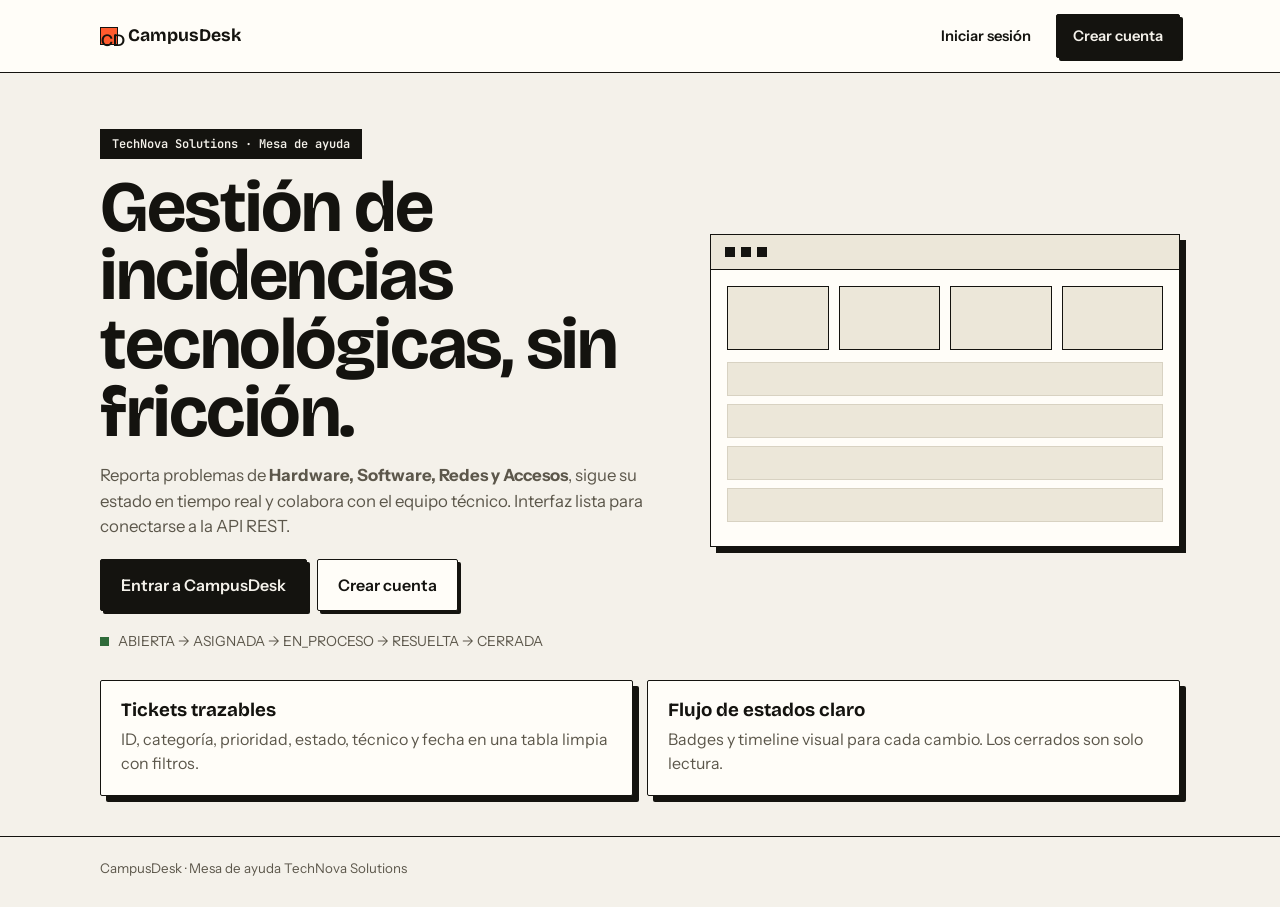
<file: frontend/index.html>
<!DOCTYPE html>
<html lang="es">
<head>
  <meta charset="UTF-8" />
  <meta name="viewport" content="width=device-width, initial-scale=1.0" />
  <title>CampusDesk — Plataforma de soporte tecnológico</title>
  <meta name="description" content="CampusDesk: gestión de incidencias tecnológicas. Hardware, Software, Redes, Accesos y más." />
  <link rel="preconnect" href="https://fonts.googleapis.com" />
  <link rel="preconnect" href="https://fonts.gstatic.com" crossorigin />
  <link href="https://fonts.googleapis.com/css2?family=Bricolage+Grotesque:opsz,wght@12..96,600;12..96,700&family=Instrument+Sans:wght@400;600&family=JetBrains+Mono:wght@400;600&display=swap" rel="stylesheet" />
  <link rel="stylesheet" href="css/tokens.css" />
  <link rel="stylesheet" href="css/global.css" />
  <link rel="icon" href="assets/icons/favicon.svg" type="image/svg+xml" />
</head>
<body class="landing">
  <header class="landing-nav">
    <div class="container landing-nav-inner">
      <a class="brand" href="index.html" aria-label="CampusDesk inicio">
        <span class="brand-mark" aria-hidden="true">CD</span>
        <span class="brand-text">Campus<b>Desk</b></span>
      </a>
      <nav class="landing-links">
        <a href="pages/login.html" class="btn btn-ghost">Iniciar sesión</a>
        <a href="pages/registro.html" class="btn btn-primary">Crear cuenta</a>
      </nav>
    </div>
  </header>

  <main class="container landing-hero">
    <div class="hero-copy">
      <span class="pill">TechNova Solutions · Mesa de ayuda</span>
      <h1>Gestión de incidencias tecnológicas, sin fricción.</h1>
      <p class="lead">Reporta problemas de <strong>Hardware, Software, Redes y Accesos</strong>, sigue su estado en tiempo real y colabora con el equipo técnico. Interfaz lista para conectarse a la API REST.</p>
      <div class="hero-actions">
        <a href="pages/login.html" class="btn btn-primary btn-lg">Entrar a CampusDesk</a>
        <a href="pages/registro.html" class="btn btn-secondary btn-lg">Crear cuenta</a>
      </div>
      <ul class="hero-meta">
        <li><span class="dot dot-green"></span> ABIERTA → ASIGNADA → EN_PROCESO → RESUELTA → CERRADA</li>
      </ul>
    </div>
    <div class="hero-panel" aria-hidden="true">
      <div class="mock-window">
        <div class="mock-bar"><i></i><i></i><i></i></div>
        <div class="mock-body">
          <div class="mock-stats">
            <div></div><div></div><div></div><div></div>
          </div>
          <div class="mock-rows">
            <div></div><div></div><div></div><div></div>
          </div>
        </div>
      </div>
    </div>
  </main>

  <section class="container landing-grid">
    <article class="card"><h3>Tickets trazables</h3><p>ID, categoría, prioridad, estado, técnico y fecha en una tabla limpia con filtros.</p></article>
    <article class="card"><h3>Flujo de estados claro</h3><p>Badges y timeline visual para cada cambio. Los cerrados son solo lectura.</p></article>
  </section>

  <footer class="landing-footer">
    <div class="container">
      <small>CampusDesk · Mesa de ayuda TechNova Solutions</small>
    </div>
  </footer>

  <script src="js/config.js?v=5"></script>
  <script src="js/ui.js?v=5"></script>
</body>
</html>
</file>
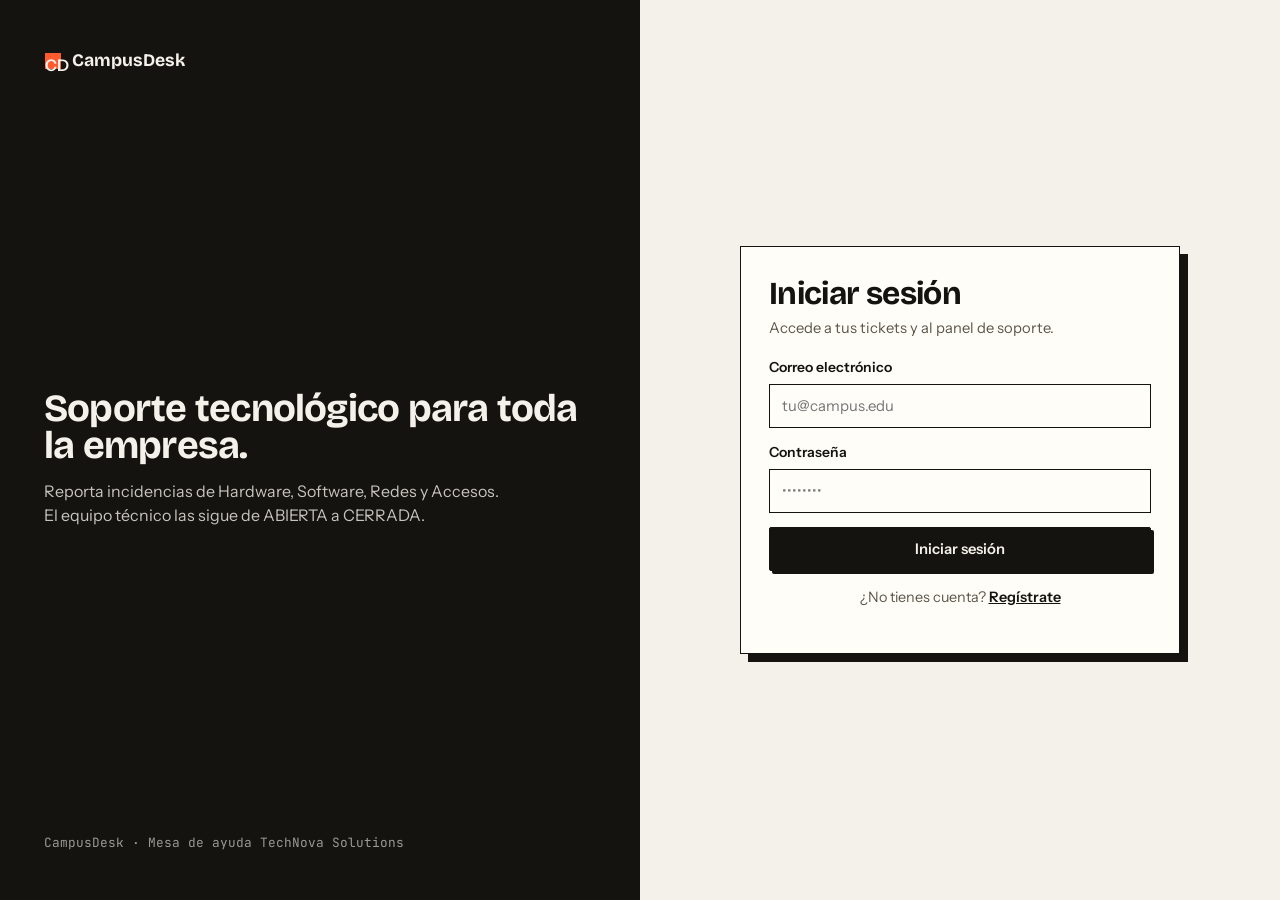
<file: frontend/pages/administracion.html>
<!DOCTYPE html>
<html lang="es">
<head>
  <meta charset="UTF-8" />
  <meta name="viewport" content="width=device-width, initial-scale=1.0" />
  <title>CampusDesk · Administración</title>
  <link rel="preconnect" href="https://fonts.googleapis.com" />
  <link rel="preconnect" href="https://fonts.gstatic.com" crossorigin />
  <link href="https://fonts.googleapis.com/css2?family=Bricolage+Grotesque:opsz,wght@12..96,600;12..96,700&family=Instrument+Sans:wght@400;600&family=JetBrains+Mono:wght@400;600&display=swap" rel="stylesheet" />
  <link rel="stylesheet" href="../css/tokens.css" />
  <link rel="stylesheet" href="../css/global.css" />
  <link rel="stylesheet" href="../css/admin.css" />
  <link rel="icon" href="../assets/icons/favicon.svg" type="image/svg+xml" />
</head>
<body>
<div class="app">
  <aside class="sidebar" id="sidebar">
    <div class="sidebar-top"><a class="brand" href="../index.html"><span class="brand-mark">CD</span><span class="brand-text">Campus<b>Desk</b></span></a></div>
    <nav aria-label="Principal">
      <div class="nav-label">Principal</div>
      <a class="nav-link" href="dashboard.html"><span class="ico">◧</span> Dashboard</a>
      <a class="nav-link" href="tickets.html"><span class="ico">▤</span> Todos los tickets</a>
      <div class="nav-label">Gestión</div>
      <a class="nav-link" href="administracion.html"><span class="ico">⚙</span> Administración</a>
      <div class="nav-label">Sesión</div>
      <a class="nav-link" href="login.html"><span class="ico">⏻</span> Cerrar sesión</a>
    </nav>
    <div class="sidebar-foot"><span class="role-chip">Rol: <b data-role-chip style="margin-left:4px">USER</b></span>
      <div class="user-mini"><div class="avatar" data-session-avatar>D</div><div><b data-session-name>—</b><small data-session-email></small></div></div>
    </div>
  </aside>

  <div class="main">
    <header class="topbar">
      <button id="menuBtn" class="btn btn-secondary btn-sm menu-btn" aria-label="Abrir menú" aria-expanded="false" aria-controls="sidebar">☰</button>
      <span class="topbar-title">Administración</span>
      <span class="topbar-spacer"></span>
    </header>

    <main class="content">
      <div class="page-head"><div><p class="page-date" data-page-date></p><h1>Panel administrativo</h1><p>Consulta tickets, técnicos y usuarios. Asigna y reasigna técnicos.</p></div></div>

      <div class="admin-grid">
        <div class="card"><small class="muted">TICKETS TOTALES</small><h2 style="margin:4px 0" id="countTickets">—</h2><span class="muted">en BD</span></div>
        <div class="card"><small class="muted">TÉCNICOS</small><h2 style="margin:4px 0" id="countTechs">—</h2><span class="muted">en BD</span></div>
        <div class="card"><small class="muted">USUARIOS</small><h2 style="margin:4px 0" id="countUsers">—</h2><span class="muted">en BD</span></div>
      </div>

      <div id="adminAlert" class="alert" role="alert" style="margin-bottom:14px"></div>

      <div class="tabs" role="tablist" aria-label="Secciones de administración">
        <button class="tab-btn active" role="tab" id="tabbtn-tickets" aria-selected="true" aria-controls="tab-tickets" data-tab="tickets">Tickets</button>
        <button class="tab-btn" role="tab" id="tabbtn-tecnicos" aria-selected="false" aria-controls="tab-tecnicos" data-tab="tecnicos" tabindex="-1">Técnicos</button>
        <button class="tab-btn" role="tab" id="tabbtn-asignar" aria-selected="false" aria-controls="tab-asignar" data-tab="asignar" tabindex="-1">Asignaciones</button>
        <button class="tab-btn" role="tab" id="tabbtn-usuarios" aria-selected="false" aria-controls="tab-usuarios" data-tab="usuarios" tabindex="-1">Usuarios</button>
        <button class="tab-btn" role="tab" id="tabbtn-stats" aria-selected="false" aria-controls="tab-stats" data-tab="stats" tabindex="-1">Estadísticas</button>
      </div>

      <section id="tab-tickets" class="tab-panel active" role="tabpanel" aria-labelledby="tabbtn-tickets" tabindex="0">
        <div class="ticket-list" id="adminTicketsBody" aria-live="polite"></div>
      </section>

      <section id="tab-tecnicos" class="tab-panel" role="tabpanel" aria-labelledby="tabbtn-tecnicos" tabindex="0" hidden>
        <div class="table-wrap"><table>
          <thead><tr><th>Nombre</th><th>Correo</th><th>Rol</th></tr></thead>
          <tbody id="techBody"></tbody>
        </table></div>
      </section>

      <section id="tab-asignar" class="tab-panel" role="tabpanel" aria-labelledby="tabbtn-asignar" tabindex="0" hidden>
        <div class="card">
          <h3 style="margin-top:0">Asignar / reasignar técnico</h3>
          <div id="assignAlert" class="alert" role="alert" style="margin-bottom:12px"></div>
          <form id="assignForm" class="form">
            <div class="assign-row">
              <div class="field"><label for="assignTicket">Ticket</label><select id="assignTicket" aria-describedby="assignAlert"></select></div>
              <div class="field"><label for="assignTech">Técnico</label><select id="assignTech" aria-describedby="assignAlert"></select></div>
              <div><button id="assignBtn" class="btn btn-primary" type="submit">Asignar</button></div>
            </div>
          </form>
        </div>
      </section>

      <section id="tab-usuarios" class="tab-panel" role="tabpanel" aria-labelledby="tabbtn-usuarios" tabindex="0" hidden>
        <div class="table-wrap"><table>
          <thead><tr><th>Nombre</th><th>Correo</th><th>Rol</th></tr></thead>
          <tbody id="usersBody"></tbody>
        </table></div>
        <p class="muted" style="font-size:.85rem">Los roles los gestiona el backend. El frontend solo los muestra.</p>
      </section>

      <section id="tab-stats" class="tab-panel" role="tabpanel" aria-labelledby="tabbtn-stats" tabindex="0" hidden>
        <div class="card"><h3 style="margin-top:0">Estadísticas</h3>
        <p class="muted" id="adminStatsText">Cargando…</p></div>
      </section>
    </main>
  </div>
</div>

<script src="../js/config.js?v=5"></script>
<script src="../js/api.js?v=5"></script>
<script src="../js/ui.js?v=5"></script>
<script src="../js/admin.js?v=5"></script>
</body>
</html>
</file>
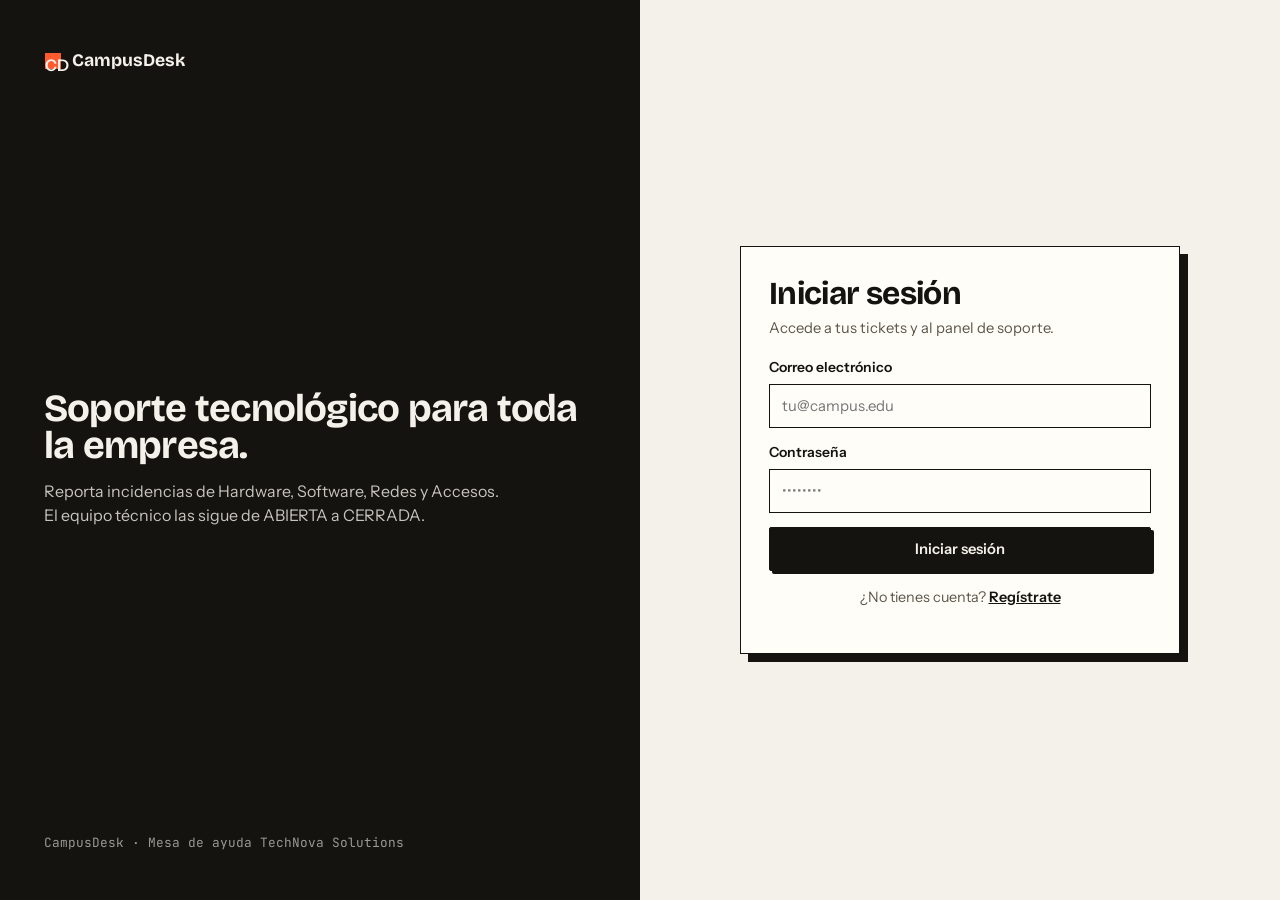
<file: frontend/pages/crear-ticket.html>
<!DOCTYPE html>
<html lang="es">
<head>
  <meta charset="UTF-8" />
  <meta name="viewport" content="width=device-width, initial-scale=1.0" />
  <title>CampusDesk · Crear ticket</title>
  <link rel="preconnect" href="https://fonts.googleapis.com" />
  <link rel="preconnect" href="https://fonts.gstatic.com" crossorigin />
  <link href="https://fonts.googleapis.com/css2?family=Bricolage+Grotesque:opsz,wght@12..96,600;12..96,700&family=Instrument+Sans:wght@400;600&family=JetBrains+Mono:wght@400;600&display=swap" rel="stylesheet" />
  <link rel="stylesheet" href="../css/tokens.css" />
  <link rel="stylesheet" href="../css/global.css" />
  <link rel="stylesheet" href="../css/tickets.css" />
  <link rel="icon" href="../assets/icons/favicon.svg" type="image/svg+xml" />
</head>
<body>
<div class="app">
  <aside class="sidebar" id="sidebar">
    <div class="sidebar-top"><a class="brand" href="../index.html"><span class="brand-mark">CD</span><span class="brand-text">Campus<b>Desk</b></span></a></div>
    <nav aria-label="Principal">
      <div class="nav-label">Principal</div>
      <a class="nav-link" href="dashboard.html"><span class="ico">◧</span> Dashboard</a>
      <a class="nav-link" href="tickets.html"><span class="ico">▤</span> Tickets</a>
      <a class="nav-link" href="crear-ticket.html"><span class="ico">＋</span> Crear ticket</a>
      <div class="nav-label" data-visible-for="ADMIN">Gestión</div>
      <a class="nav-link" href="administracion.html" data-visible-for="ADMIN"><span class="ico">⚙</span> Administración</a>
      <div class="nav-label">Sesión</div>
      <a class="nav-link" href="login.html"><span class="ico">⏻</span> Cerrar sesión</a>
    </nav>
    <div class="sidebar-foot"><span class="role-chip">Rol: <b data-role-chip style="margin-left:4px">USER</b></span></div>
  </aside>

  <div class="main">
    <header class="topbar">
      <button id="menuBtn" class="btn btn-secondary btn-sm menu-btn" aria-label="Abrir menú" aria-expanded="false" aria-controls="sidebar">☰</button>
      <span class="topbar-title">Crear ticket</span>
      <span class="topbar-spacer"></span>
    </header>

    <main class="content" style="max-width:760px">
      <div class="page-head"><div><p class="page-date" data-page-date></p><h1>Nuevo ticket</h1><p>Describe la incidencia. El estado inicial (<b>ABIERTA</b>) lo asigna el backend.</p></div></div>
      <div class="card">
        <div id="createAlert" class="alert" role="alert" style="margin-bottom:14px"></div>
        <form id="createTicketForm" class="form" novalidate>
          <div class="field">
            <label for="ctTitulo">Título</label>
            <input id="ctTitulo" type="text" placeholder="Ej. Portátil no enciende en contabilidad" required aria-describedby="ctTituloError" aria-invalid="false" />
            <small class="field-error" id="ctTituloError">Mínimo 5 caracteres.</small>
          </div>
          <div class="field">
            <label for="ctDescripcion">Descripción</label>
            <textarea id="ctDescripcion" placeholder="Detalla qué ocurre, cuándo empezó y qué probaste…" required aria-describedby="ctDescripcionError" aria-invalid="false"></textarea>
            <small class="field-error" id="ctDescripcionError">Mínimo 10 caracteres.</small>
          </div>
          <div class="form-row">
            <div class="field">
              <label for="ctCategoria">Categoría</label>
              <select id="ctCategoria" required>
                <option>HARDWARE</option><option>SOFTWARE</option><option>REDES</option><option>ACCESOS</option><option>OTROS</option>
              </select>
            </div>
            <div class="field">
              <label for="ctPrioridad">Prioridad</label>
              <select id="ctPrioridad" required>
                <option>BAJA</option><option selected>MEDIA</option><option>ALTA</option><option>CRITICA</option>
              </select>
              <div class="hint">La criticidad la confirma el equipo técnico.</div>
            </div>
          </div>
          <!-- Sin campo de estado por requerimiento -->
          <div class="form-actions">
            <button id="createTicketBtn" class="btn btn-primary" type="submit">Crear ticket</button>
            <button id="cancelTicketBtn" class="btn btn-secondary" type="button">Cancelar</button>
          </div>
        </form>
      </div>
    </main>
  </div>
</div>

<script src="../js/config.js?v=5"></script>
<script src="../js/api.js?v=5"></script>
<script src="../js/ui.js?v=5"></script>
<script src="../js/tickets.js?v=5"></script>
</body>
</html>
</file>
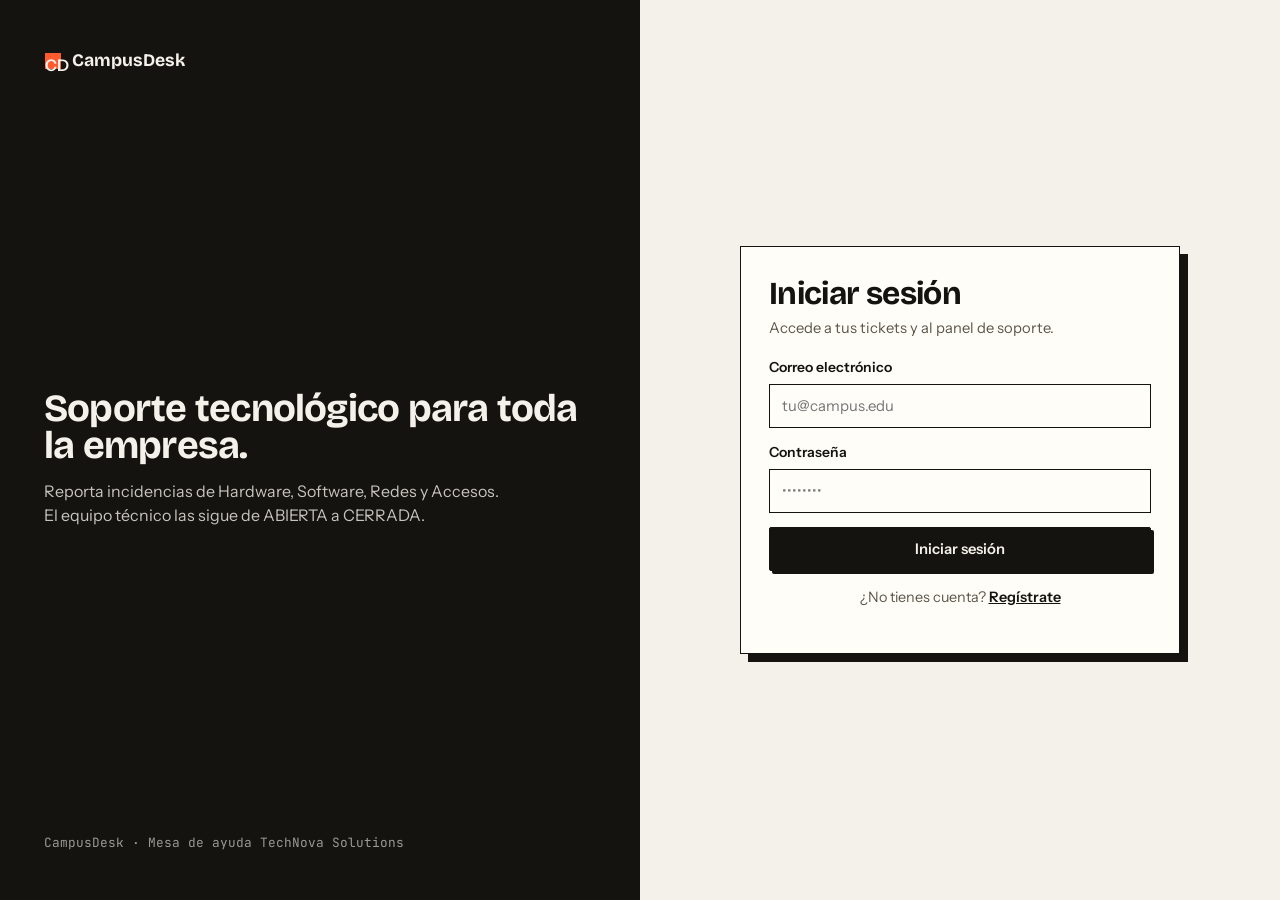
<file: frontend/pages/dashboard.html>
<!DOCTYPE html>
<html lang="es">
<head>
  <meta charset="UTF-8" />
  <meta name="viewport" content="width=device-width, initial-scale=1.0" />
  <title>CampusDesk · Dashboard</title>
  <link rel="preconnect" href="https://fonts.googleapis.com" />
  <link rel="preconnect" href="https://fonts.gstatic.com" crossorigin />
  <link href="https://fonts.googleapis.com/css2?family=Bricolage+Grotesque:opsz,wght@12..96,600;12..96,700&family=Instrument+Sans:wght@400;600&family=JetBrains+Mono:wght@400;600&display=swap" rel="stylesheet" />
  <link rel="stylesheet" href="../css/tokens.css" />
  <link rel="stylesheet" href="../css/global.css" />
  <link rel="stylesheet" href="../css/dashboard.css" />
  <link rel="icon" href="../assets/icons/favicon.svg" type="image/svg+xml" />
</head>
<body>
<div class="app">
  <aside class="sidebar" id="sidebar">
    <div class="sidebar-top">
      <a class="brand" href="../index.html"><span class="brand-mark">CD</span><span class="brand-text">Campus<b>Desk</b></span></a>
    </div>
    <nav aria-label="Principal">
      <div class="nav-label">Principal</div>
      <a class="nav-link" href="dashboard.html"><span class="ico">◧</span> Dashboard</a>
      <a class="nav-link" href="tickets.html" data-visible-for="ALL"><span class="ico">▤</span> <span data-visible-for="USER">Mis tickets</span><span data-visible-for="TECHNICIAN">Tickets asignados</span><span data-visible-for="ADMIN">Todos los tickets</span></a>
      <a class="nav-link" href="crear-ticket.html" data-visible-for="USER,ADMIN"><span class="ico">＋</span> Crear ticket</a>
      <div class="nav-label" data-visible-for="ADMIN">Gestión</div>
      <a class="nav-link" href="administracion.html" data-visible-for="ADMIN"><span class="ico">⚙</span> Administración</a>
      <div class="nav-label">Sesión</div>
      <a class="nav-link" href="login.html"><span class="ico">⏻</span> Cerrar sesión</a>
    </nav>
    <div class="sidebar-foot">
      <span class="role-chip">Rol: <b data-role-chip style="margin-left:4px">USER</b></span>
      <div class="user-mini"><div class="avatar" data-session-avatar>D</div><div><b data-session-name>—</b><small data-session-email></small></div></div>
    </div>
  </aside>

  <div class="main">
    <header class="topbar">
      <button id="menuBtn" class="btn btn-secondary btn-sm menu-btn" aria-label="Abrir menú" aria-expanded="false" aria-controls="sidebar">☰</button>
      <span class="topbar-title">Dashboard</span>
      <span class="topbar-spacer"></span>
      <a class="btn btn-primary btn-sm" href="crear-ticket.html" data-visible-for="USER,ADMIN">＋ Crear ticket</a>
    </header>

    <main class="content">
      <div class="page-head">
        <div><p class="page-date" data-page-date></p><h1>Resumen del sistema</h1><p>Visión general de incidencias por estado.</p></div>
      </div>

      <div id="dashboardAlert" class="alert" role="alert" style="margin-bottom:14px"></div>

      <section class="stats-grid" aria-label="Estadísticas de tickets">
        <div class="stat"><small>Total</small><strong id="statTotal">—</strong><span>Tickets registrados</span></div>
        <div class="stat"><small>Abiertos</small><strong id="statAbiertas">—</strong><span>Estado ABIERTA</span></div>
        <div class="stat"><small>En proceso</small><strong id="statProceso">—</strong><span>Estado EN_PROCESO</span></div>
        <div class="stat"><small>Resueltos</small><strong id="statResueltas">—</strong><span>Estado RESUELTA</span></div>
        <div class="stat"><small>Cerrados</small><strong id="statCerradas">—</strong><span>Estado CERRADA · solo lectura</span></div>
      </section>

      <div class="dashboard-grid">
        <section class="panel">
          <h2>Tickets recientes</h2>
          <div class="ticket-list" id="recentBody" aria-live="polite"><div class="empty">Cargando…</div></div>
          <p style="margin:12px 0 0"><a href="tickets.html">Ver todos los tickets →</a></p>
        </section>
        <section class="panel">
          <h2>Flujo de estados</h2>
          <div class="flow">
            <span class="badge st-ABIERTA">Abierta</span><span class="arrow">→</span>
            <span class="badge st-ASIGNADA">Asignada</span><span class="arrow">→</span>
            <span class="badge st-EN_PROCESO">En proceso</span><span class="arrow">→</span>
            <span class="badge st-RESUELTA">Resuelta</span><span class="arrow">→</span>
            <span class="badge st-CERRADA">Cerrada</span>
          </div>
          <p class="muted" style="font-size:.87rem">Un ticket cerrado es de solo lectura: sin comentarios ni cambios.</p>
          <hr style="border:none;border-top:1px solid var(--border);margin:14px 0" />
          <h2>Por categoría</h2>
          <ul class="mini-list" id="categoryCounts"></ul>
        </section>
      </div>
    </main>
  </div>
</div>

<script src="../js/config.js?v=5"></script>
<script src="../js/api.js?v=5"></script>
<script src="../js/ui.js?v=5"></script>
<script src="../js/dashboard.js?v=5"></script>
</body>
</html>
</file>
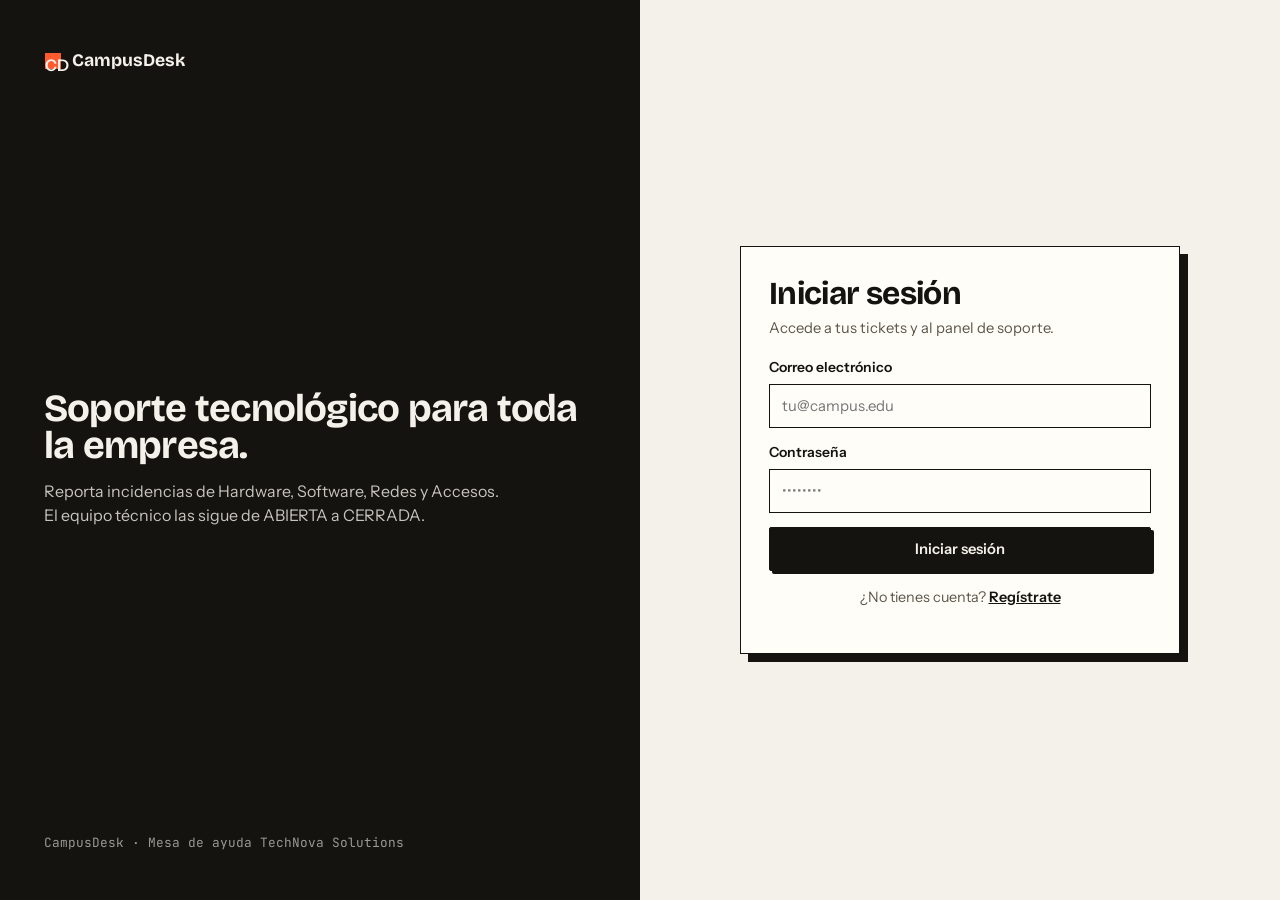
<file: frontend/pages/login.html>
<!DOCTYPE html>
<html lang="es">
<head>
  <meta charset="UTF-8" />
  <meta name="viewport" content="width=device-width, initial-scale=1.0" />
  <title>CampusDesk · Iniciar sesión</title>
  <link rel="preconnect" href="https://fonts.googleapis.com" />
  <link rel="preconnect" href="https://fonts.gstatic.com" crossorigin />
  <link href="https://fonts.googleapis.com/css2?family=Bricolage+Grotesque:opsz,wght@12..96,600;12..96,700&family=Instrument+Sans:wght@400;600&family=JetBrains+Mono:wght@400;600&display=swap" rel="stylesheet" />
  <link rel="stylesheet" href="../css/tokens.css" />
  <link rel="stylesheet" href="../css/global.css" />
  <link rel="stylesheet" href="../css/auth.css" />
  <link rel="icon" href="../assets/icons/favicon.svg" type="image/svg+xml" />
</head>
<body class="auth-body">
  <aside class="auth-side">
    <a class="brand" href="../index.html"><span class="brand-mark">CD</span><span class="brand-text">Campus<b>Desk</b></span></a>
    <div>
      <h2>Soporte tecnológico para toda la empresa.</h2>
      <p>Reporta incidencias de Hardware, Software, Redes y Accesos. El equipo técnico las sigue de ABIERTA a CERRADA.</p>
    </div>
    <small class="auth-foot">CampusDesk · Mesa de ayuda TechNova Solutions</small>
  </aside>

  <main class="auth-main">
    <div class="auth-card">
      <a class="brand auth-logo-mobile" href="../index.html"><span class="brand-mark">CD</span><span class="brand-text" style="color:var(--ink)">Campus<b>Desk</b></span></a>
      <h1>Iniciar sesión</h1>
      <p class="sub">Accede a tus tickets y al panel de soporte.</p>
      <div id="loginAlert" class="alert" role="alert"></div>
      <form id="loginForm" class="form" novalidate>
        <div class="field">
          <label for="loginEmail">Correo electrónico</label>
          <input id="loginEmail" type="email" autocomplete="email" placeholder="tu@campus.edu" required aria-describedby="loginEmailError" aria-invalid="false" />
          <small class="field-error" id="loginEmailError"></small>
        </div>
        <div class="field">
          <label for="loginPassword">Contraseña</label>
          <input id="loginPassword" type="password" autocomplete="current-password" placeholder="••••••••" required aria-describedby="loginPasswordError" aria-invalid="false" />
          <small class="field-error" id="loginPasswordError"></small>
        </div>
        <button id="loginBtn" class="btn btn-primary btn-block" type="submit">Iniciar sesión</button>
      </form>
      <p class="auth-alt">¿No tienes cuenta? <a href="registro.html">Regístrate</a></p>
    </div>
  </main>

  <script src="../js/config.js?v=5"></script>
  <script src="../js/api.js?v=5"></script>
  <script src="../js/ui.js?v=5"></script>
  <script src="../js/auth.js?v=5"></script>
</body>
</html>
</file>
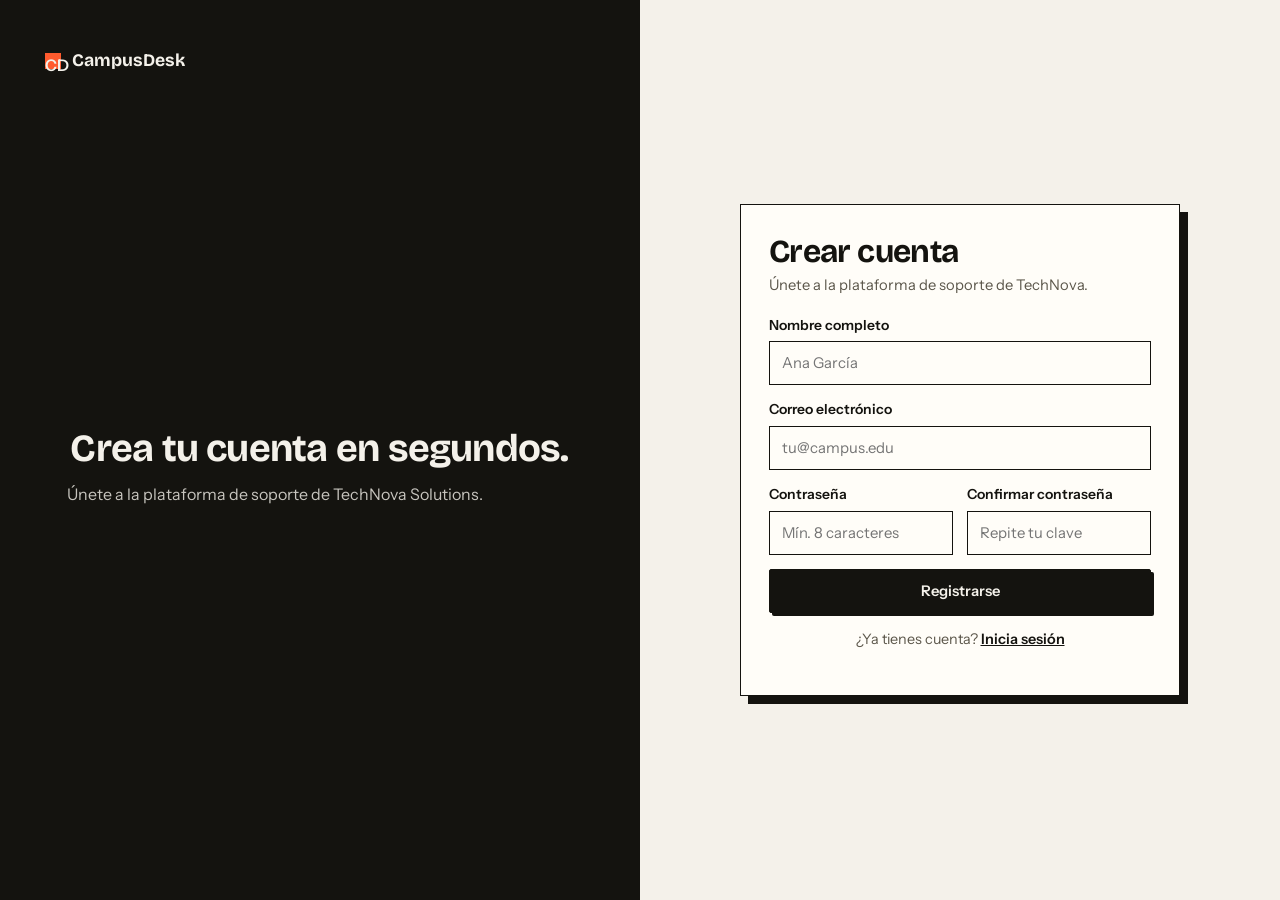
<file: frontend/pages/registro.html>
<!DOCTYPE html>
<html lang="es">
<head>
  <meta charset="UTF-8" />
  <meta name="viewport" content="width=device-width, initial-scale=1.0" />
  <title>CampusDesk · Crear cuenta</title>
  <link rel="preconnect" href="https://fonts.googleapis.com" />
  <link rel="preconnect" href="https://fonts.gstatic.com" crossorigin />
  <link href="https://fonts.googleapis.com/css2?family=Bricolage+Grotesque:opsz,wght@12..96,600;12..96,700&family=Instrument+Sans:wght@400;600&family=JetBrains+Mono:wght@400;600&display=swap" rel="stylesheet" />
  <link rel="stylesheet" href="../css/tokens.css" />
  <link rel="stylesheet" href="../css/global.css" />
  <link rel="stylesheet" href="../css/auth.css" />
  <link rel="icon" href="../assets/icons/favicon.svg" type="image/svg+xml" />
</head>
<body class="auth-body">
  <aside class="auth-side">
    <a class="brand" href="../index.html"><span class="brand-mark">CD</span><span class="brand-text">Campus<b>Desk</b></span></a>
    <div style="text-align:center;margin:auto 0">
      <h2>Crea tu cuenta en segundos.</h2>
      <p>Únete a la plataforma de soporte de TechNova Solutions.</p>
    </div>
  </aside>

  <main class="auth-main">
    <div class="auth-card">
      <a class="brand auth-logo-mobile" href="../index.html"><span class="brand-mark">CD</span><span class="brand-text" style="color:var(--ink)">Campus<b>Desk</b></span></a>
      <h1>Crear cuenta</h1>
      <p class="sub">Únete a la plataforma de soporte de TechNova.</p>
      <div id="registerAlert" class="alert" role="alert"></div>
      <form id="registerForm" class="form" novalidate>
        <div class="field">
          <label for="regName">Nombre completo</label>
          <input id="regName" type="text" autocomplete="name" placeholder="Ana García" required aria-describedby="regNameError" aria-invalid="false" />
          <small class="field-error" id="regNameError"></small>
        </div>
        <div class="field">
          <label for="regEmail">Correo electrónico</label>
          <input id="regEmail" type="email" autocomplete="email" placeholder="tu@campus.edu" required aria-describedby="regEmailError" aria-invalid="false" />
          <small class="field-error" id="regEmailError"></small>
        </div>
        <div class="form-row">
          <div class="field">
            <label for="regPassword">Contraseña</label>
            <input id="regPassword" type="password" autocomplete="new-password" placeholder="Mín. 8 caracteres" required aria-describedby="regPasswordError" aria-invalid="false" />
            <small class="field-error" id="regPasswordError"></small>
          </div>
          <div class="field">
            <label for="regPassword2">Confirmar contraseña</label>
            <input id="regPassword2" type="password" autocomplete="new-password" placeholder="Repite tu clave" required aria-describedby="regPassword2Error" aria-invalid="false" />
            <small class="field-error" id="regPassword2Error"></small>
          </div>
        </div>
        <!-- Sin selector de rol por requerimiento -->
        <button id="registerBtn" class="btn btn-primary btn-block" type="submit">Registrarse</button>
      </form>
      <p class="auth-alt">¿Ya tienes cuenta? <a href="login.html">Inicia sesión</a></p>
    </div>
  </main>

  <script src="../js/config.js?v=5"></script>
  <script src="../js/api.js?v=5"></script>
  <script src="../js/ui.js?v=5"></script>
  <script src="../js/auth.js?v=5"></script>
</body>
</html>
</file>
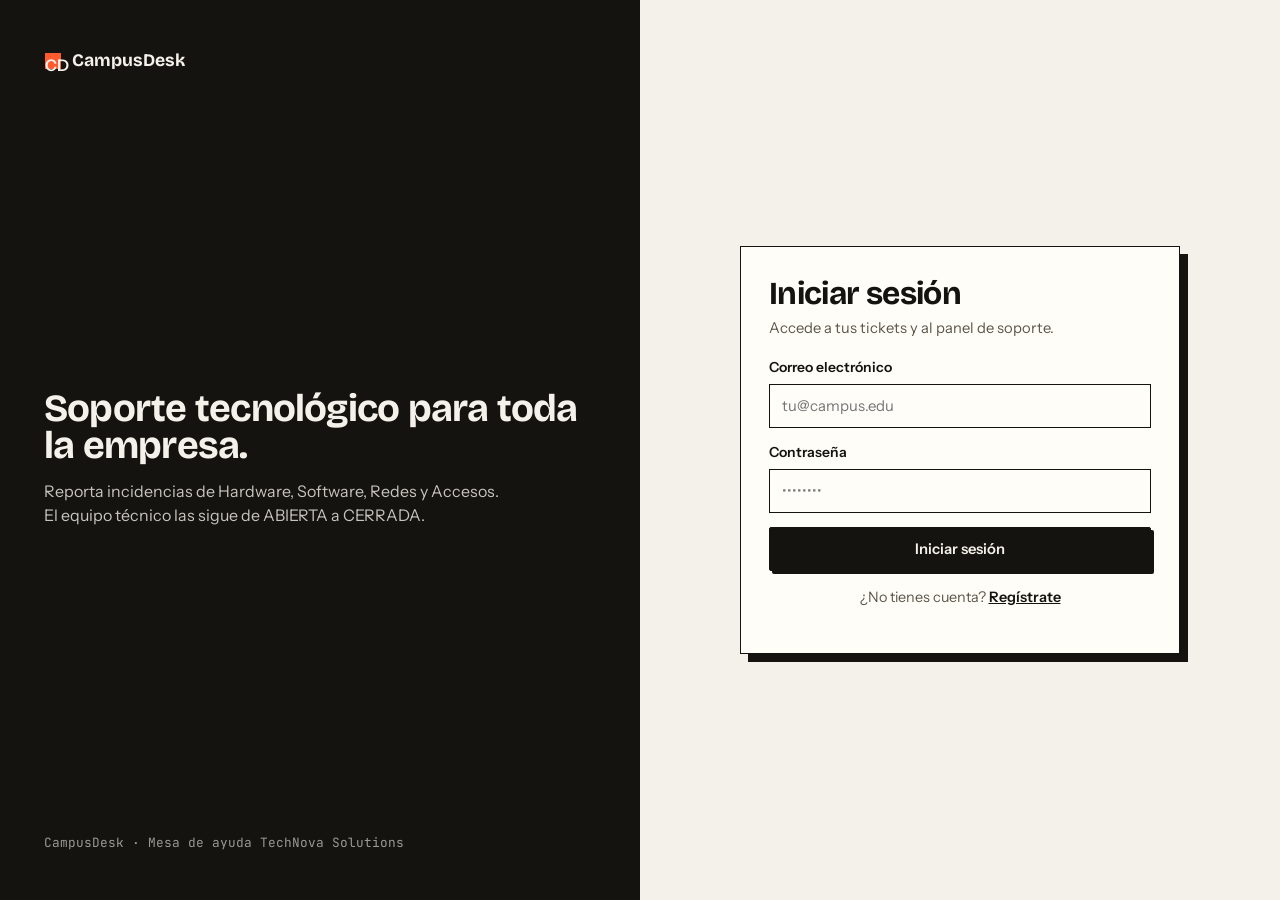
<file: frontend/pages/ticket-detalle.html>
<!DOCTYPE html>
<html lang="es">
<head>
  <meta charset="UTF-8" />
  <meta name="viewport" content="width=device-width, initial-scale=1.0" />
  <title>CampusDesk · Detalle del ticket</title>
  <link rel="preconnect" href="https://fonts.googleapis.com" />
  <link rel="preconnect" href="https://fonts.gstatic.com" crossorigin />
  <link href="https://fonts.googleapis.com/css2?family=Bricolage+Grotesque:opsz,wght@12..96,600;12..96,700&family=Instrument+Sans:wght@400;600&family=JetBrains+Mono:wght@400;600&display=swap" rel="stylesheet" />
  <link rel="stylesheet" href="../css/tokens.css" />
  <link rel="stylesheet" href="../css/global.css" />
  <link rel="stylesheet" href="../css/tickets.css" />
  <link rel="icon" href="../assets/icons/favicon.svg" type="image/svg+xml" />
</head>
<body>
<div class="app">
  <aside class="sidebar" id="sidebar">
    <div class="sidebar-top"><a class="brand" href="../index.html"><span class="brand-mark">CD</span><span class="brand-text">Campus<b>Desk</b></span></a></div>
    <nav aria-label="Principal">
      <div class="nav-label">Principal</div>
      <a class="nav-link" href="dashboard.html"><span class="ico">◧</span> Dashboard</a>
      <a class="nav-link" href="tickets.html"><span class="ico">▤</span> Tickets</a>
      <a class="nav-link" href="crear-ticket.html" data-visible-for="USER,ADMIN"><span class="ico">＋</span> Crear ticket</a>
      <div class="nav-label" data-visible-for="ADMIN">Gestión</div>
      <a class="nav-link" href="administracion.html" data-visible-for="ADMIN"><span class="ico">⚙</span> Administración</a>
      <div class="nav-label">Sesión</div>
      <a class="nav-link" href="login.html"><span class="ico">⏻</span> Cerrar sesión</a>
    </nav>
    <div class="sidebar-foot"><span class="role-chip">Rol: <b data-role-chip style="margin-left:4px">USER</b></span></div>
  </aside>

  <div class="main">
    <header class="topbar">
      <button id="menuBtn" class="btn btn-secondary btn-sm menu-btn" aria-label="Abrir menú" aria-expanded="false" aria-controls="sidebar">☰</button>
      <span class="topbar-title"><a href="tickets.html" style="color:var(--muted)">← Tickets</a> / <span id="dId" class="mono">TCK-…</span></span>
      <span class="topbar-spacer"></span>
    </header>

    <main class="content">
      <div class="page-head"><div><h1 id="dTitulo">Detalle del ticket</h1></div><div id="dEstado"></div></div>

      <div id="detalleNotFound" class="card" style="display:none">
        <h2 style="margin-top:0">Ticket no encontrado</h2>
        <p class="muted">No existe ningún ticket con ese identificador en el sistema. Es posible que el enlace sea incorrecto.</p>
        <p><a class="btn btn-secondary" href="tickets.html">Volver al listado</a></p>
      </div>

      <div id="detalleContent">
      <div id="readonlyNote" class="readonly-note" style="display:none;margin-bottom:14px">🔒 Ticket <b>CERRADO</b> — solo lectura. No admite comentarios ni cambios.</div>

      <div class="detail-grid">
        <div>
          <section class="card" style="margin-bottom:14px">
            <h3 style="margin-top:0">Descripción</h3>
            <p id="dDescripcion" style="color:var(--ink)"></p>
            <hr style="border:none;border-top:1px solid var(--border);margin:16px 0" />
            <dl class="kv">
              <dt>Categoría</dt><dd id="dCategoria"></dd>
              <dt>Prioridad</dt><dd id="dPrioridad"></dd>
              <dt>Solicitante</dt><dd id="dSolicitante"></dd>
              <dt>Técnico asignado</dt><dd id="dTecnico"></dd>
              <dt>Fecha</dt><dd id="dFecha"></dd>
              <dt>Fecha límite (SLA)</dt><dd id="dVence"></dd>
              <dt id="dCalificacionLabel" style="display:none">Calificación</dt><dd id="dCalificacion" style="display:none"></dd>
            </dl>
          </section>

          <section class="card" id="actionsCard" style="display:none;margin-bottom:14px">
            <h3 style="margin-top:0">Acciones</h3>
            <div id="actionsAlert" class="alert" role="alert" style="margin-bottom:10px"></div>
            <div class="form-actions" id="statusActions"></div>
            <form id="editForm" class="form" style="display:none;margin-top:12px" novalidate>
              <div class="field">
                <label for="editTitulo">Título</label>
                <input id="editTitulo" type="text" required aria-describedby="editTituloError" aria-invalid="false" />
                <small class="field-error" id="editTituloError">Mínimo 5 caracteres.</small>
              </div>
              <div class="field">
                <label for="editDescripcion">Descripción</label>
                <textarea id="editDescripcion" required aria-describedby="editDescripcionError" aria-invalid="false"></textarea>
                <small class="field-error" id="editDescripcionError">Mínimo 10 caracteres.</small>
              </div>
              <div class="form-row">
                <div class="field">
                  <label for="editCategoria">Categoría</label>
                  <select id="editCategoria" required>
                    <option>HARDWARE</option><option>SOFTWARE</option><option>REDES</option><option>ACCESOS</option><option>OTROS</option>
                  </select>
                </div>
                <div class="field">
                  <label for="editPrioridad">Prioridad</label>
                  <select id="editPrioridad" required>
                    <option>BAJA</option><option>MEDIA</option><option>ALTA</option><option>CRITICA</option>
                  </select>
                </div>
              </div>
              <div class="form-actions">
                <button id="saveEditBtn" class="btn btn-primary btn-sm" type="submit">Guardar cambios</button>
                <button id="cancelEditBtn" class="btn btn-secondary btn-sm" type="button">Cancelar</button>
              </div>
            </form>

            <!-- Cerrar con calificación (solo el solicitante, ticket RESUELTA) -->
            <form id="closeForm" class="form subform" style="display:none" novalidate>
              <div>
                <h4>Cerrar ticket</h4>
                <p class="muted" style="font-size:.85rem">Al cerrarlo ya no se podrá modificar ni comentar. Tu calificación es opcional.</p>
              </div>
              <fieldset class="star-picker" id="starPicker">
                <legend>¿Cómo calificas la atención?</legend>
                <input type="radio" name="rating" id="star1" value="1" /><label for="star1" title="1 de 5">★</label>
                <input type="radio" name="rating" id="star2" value="2" /><label for="star2" title="2 de 5">★</label>
                <input type="radio" name="rating" id="star3" value="3" /><label for="star3" title="3 de 5">★</label>
                <input type="radio" name="rating" id="star4" value="4" /><label for="star4" title="4 de 5">★</label>
                <input type="radio" name="rating" id="star5" value="5" /><label for="star5" title="5 de 5">★</label>
              </fieldset>
              <p id="ratingText" class="rating-text" aria-live="polite">Sin calificación</p>
              <div class="field">
                <label for="closeFeedback">Comentario sobre la atención (opcional)</label>
                <textarea id="closeFeedback" maxlength="500" style="min-height:80px" placeholder="¿Qué tal fue la solución?"></textarea>
              </div>
              <div class="form-actions">
                <button id="confirmCloseBtn" class="btn btn-primary btn-sm" type="submit">Confirmar cierre</button>
                <button class="btn btn-secondary btn-sm" type="button" data-cancel-subform>Cancelar</button>
              </div>
            </form>

            <!-- Reabrir (solo el solicitante, ticket RESUELTA) -->
            <form id="reopenForm" class="form subform" style="display:none" novalidate>
              <div>
                <h4>Reabrir ticket</h4>
                <p class="muted" style="font-size:.85rem">El ticket vuelve a EN PROCESO con el mismo técnico. Explica qué sigue fallando.</p>
              </div>
              <div class="field">
                <label for="reopenReason">Motivo</label>
                <textarea id="reopenReason" maxlength="1900" style="min-height:90px" required aria-describedby="reopenReasonError" aria-invalid="false" placeholder="El problema persiste porque…"></textarea>
                <small class="field-error" id="reopenReasonError">Escribe al menos 5 caracteres.</small>
              </div>
              <div class="form-actions">
                <button id="confirmReopenBtn" class="btn btn-primary btn-sm" type="submit">Reabrir ticket</button>
                <button class="btn btn-secondary btn-sm" type="button" data-cancel-subform>Cancelar</button>
              </div>
            </form>
          </section>

          <section class="card">
            <h3 style="margin-top:0">Comentarios</h3>
            <div id="commentsList"></div>
            <div id="commentAlert" class="alert" role="alert" style="margin-bottom:10px"></div>
            <form id="commentForm" class="form">
              <div class="field">
                <label for="commentText">Añadir comentario</label>
                <textarea id="commentText" placeholder="Escribe una actualización o pregunta…" aria-describedby="commentAlert"></textarea>
              </div>
              <label class="check inline" data-visible-for="TECHNICIAN,ADMIN">
                <input id="commentInternal" type="checkbox" /> Nota interna (el solicitante no la verá)
              </label>
              <div class="form-actions"><button id="commentBtn" class="btn btn-primary btn-sm" type="submit">Enviar comentario</button></div>
            </form>
          </section>
        </div>

        <aside class="card">
          <h3 style="margin-top:0">Historial de estados</h3>
          <p class="muted" style="font-size:.84rem;margin:0">Flujo: ABIERTA → ASIGNADA → EN_PROCESO → RESUELTA → CERRADA. Si el solicitante reabre, vuelve a EN_PROCESO. Solo lectura.</p>
          <p id="reopenCount" class="cell-sub" style="display:none;margin-top:8px"></p>
          <ol id="historyList" class="timeline"></ol>
        </aside>
      </div>
      </div>
    </main>
  </div>
</div>

<script src="../js/config.js?v=5"></script>
<script src="../js/api.js?v=5"></script>
<script src="../js/ui.js?v=5"></script>
<script src="../js/ticket-detalle.js?v=5"></script>
</body>
</html>
</file>
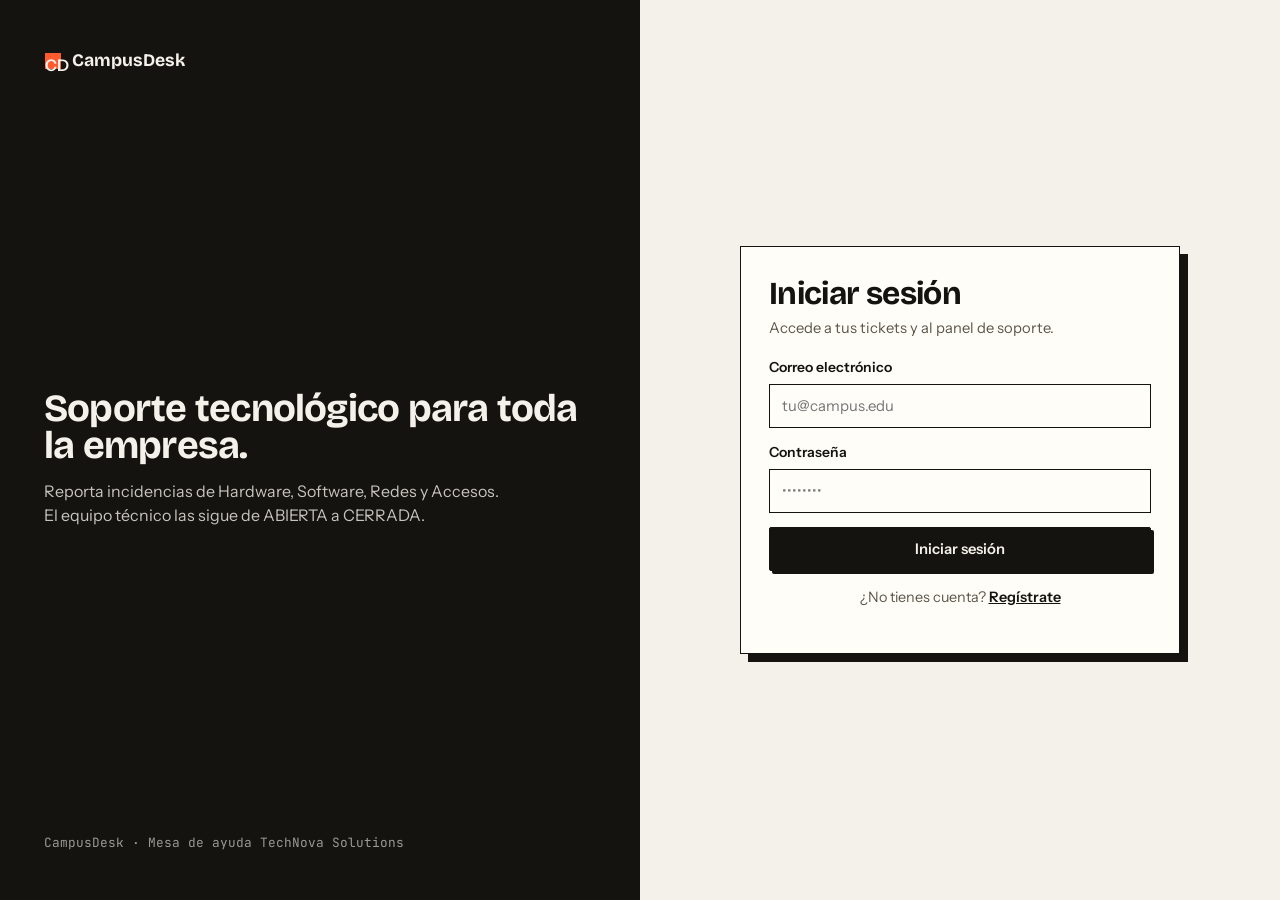
<file: frontend/pages/tickets.html>
<!DOCTYPE html>
<html lang="es">
<head>
  <meta charset="UTF-8" />
  <meta name="viewport" content="width=device-width, initial-scale=1.0" />
  <title>CampusDesk · Tickets</title>
  <link rel="preconnect" href="https://fonts.googleapis.com" />
  <link rel="preconnect" href="https://fonts.gstatic.com" crossorigin />
  <link href="https://fonts.googleapis.com/css2?family=Bricolage+Grotesque:opsz,wght@12..96,600;12..96,700&family=Instrument+Sans:wght@400;600&family=JetBrains+Mono:wght@400;600&display=swap" rel="stylesheet" />
  <link rel="stylesheet" href="../css/tokens.css" />
  <link rel="stylesheet" href="../css/global.css" />
  <link rel="stylesheet" href="../css/tickets.css" />
  <link rel="icon" href="../assets/icons/favicon.svg" type="image/svg+xml" />
</head>
<body>
<div class="app">
  <aside class="sidebar" id="sidebar">
    <div class="sidebar-top"><a class="brand" href="../index.html"><span class="brand-mark">CD</span><span class="brand-text">Campus<b>Desk</b></span></a></div>
    <nav aria-label="Principal">
      <div class="nav-label">Principal</div>
      <a class="nav-link" href="dashboard.html"><span class="ico">◧</span> Dashboard</a>
      <a class="nav-link" href="tickets.html"><span class="ico">▤</span> Tickets</a>
      <a class="nav-link" href="crear-ticket.html" data-visible-for="USER,ADMIN"><span class="ico">＋</span> Crear ticket</a>
      <div class="nav-label" data-visible-for="ADMIN">Gestión</div>
      <a class="nav-link" href="administracion.html" data-visible-for="ADMIN"><span class="ico">⚙</span> Administración</a>
      <div class="nav-label">Sesión</div>
      <a class="nav-link" href="login.html"><span class="ico">⏻</span> Cerrar sesión</a>
    </nav>
    <div class="sidebar-foot"><span class="role-chip">Rol: <b data-role-chip style="margin-left:4px">USER</b></span></div>
  </aside>

  <div class="main">
    <header class="topbar">
      <button id="menuBtn" class="btn btn-secondary btn-sm menu-btn" aria-label="Abrir menú" aria-expanded="false" aria-controls="sidebar">☰</button>
      <span class="topbar-title">Tickets</span>
      <span class="topbar-spacer"></span>
      <a class="btn btn-primary btn-sm" href="crear-ticket.html" data-visible-for="USER,ADMIN">＋ Crear ticket</a>
    </header>

    <main class="content">
      <div class="page-head">
        <div><p class="page-date" data-page-date></p><h1>Listado de tickets</h1><p><span id="ticketsCount">—</span> · Filtra por estado, prioridad, categoría o tickets vencidos.</p></div>
      </div>

      <section class="filters" aria-label="Filtros">
        <div class="field search-field"><label for="searchInput">Buscar</label>
          <div class="search-wrap">
            <svg viewBox="0 0 24 24" fill="none" stroke="currentColor" stroke-width="2" aria-hidden="true"><circle cx="11" cy="11" r="7"/><line x1="16.5" y1="16.5" x2="21" y2="21"/></svg>
            <input id="searchInput" type="search" placeholder="Título, texto o #ID…" />
          </div>
        </div>
        <div class="filter-group">
          <div class="field"><label for="filterEstado">Estado</label>
            <select id="filterEstado"><option value="">Todos</option><option>ABIERTA</option><option>ASIGNADA</option><option>EN_PROCESO</option><option>RESUELTA</option><option>CERRADA</option></select></div>
          <div class="field"><label for="filterPrioridad">Prioridad</label>
            <select id="filterPrioridad"><option value="">Todas</option><option>BAJA</option><option>MEDIA</option><option>ALTA</option><option>CRITICA</option></select></div>
          <div class="field"><label for="filterCategoria">Categoría</label>
            <select id="filterCategoria"><option value="">Todas</option><option>HARDWARE</option><option>SOFTWARE</option><option>REDES</option><option>ACCESOS</option><option>OTROS</option></select></div>
          <div class="field check-field"><span class="check-label" aria-hidden="true">SLA</span>
            <label class="check"><input id="filterVencidos" type="checkbox" /> Solo vencidos</label></div>
        </div>
        <div style="align-self:end"><button id="clearFiltersBtn" class="clear-link" type="button" hidden>Limpiar filtros</button></div>
      </section>

      <div id="ticketsAlert" class="alert" role="alert" style="margin-bottom:14px"></div>

      <div class="ticket-list" id="ticketsBody" aria-live="polite">
        <div class="empty">Cargando…</div>
      </div>

      <nav class="pager" id="ticketsPager" aria-label="Paginación" hidden>
        <button id="prevPageBtn" class="btn btn-secondary btn-sm" type="button">← Anterior</button>
        <span id="pageInfo" class="pager-info mono">Página 1 de 1</span>
        <button id="nextPageBtn" class="btn btn-secondary btn-sm" type="button">Siguiente →</button>
      </nav>
    </main>
  </div>
</div>

<script src="../js/config.js?v=5"></script>
<script src="../js/api.js?v=5"></script>
<script src="../js/ui.js?v=5"></script>
<script src="../js/tickets.js?v=5"></script>
</body>
</html>
</file>
<file: frontend/css/tokens.css>
/* ============================================================
   CampusDesk · css/tokens.css
   Design tokens del estilo "Taller técnico".
   Único lugar para colores, tipografías, bordes y sombras.
   Sin degradados, sin glassmorphism, sin azules corporativos.
   ============================================================ */
:root {
  /* Paleta */
  --papel: #F4F1EA;
  --superficie: #FFFDF8;
  --tinta: #14130F;
  --tinta-suave: #5C574B;
  --acento: #FF5B2E;

  /* Prioridades (franja lateral del ticket) */
  --pr-urgente: #FF5B2E;
  --pr-media: #F2C230;
  --pr-baja: #A9C4A0;

  /* Superficies de apoyo */
  --papel-hondo: #ECE7D9;
  --linea-suave: #D8D2C2;

  /* Formas */
  --borde: 1.5px solid var(--tinta);
  --sombra: 6px 6px 0 var(--tinta);
  --sombra-lg: 8px 8px 0 var(--tinta);
  --sombra-sm: 3px 3px 0 var(--tinta);
  --radio: 2px;

  /* Tipografías (Google Fonts, con reservas del sistema) */
  --font-titulos: "Bricolage Grotesque", "Arial Black", sans-serif;
  --font-texto: "Instrument Sans", ui-sans-serif, system-ui, sans-serif;
  --font-mono: "JetBrains Mono", ui-monospace, Consolas, monospace;

  /* Compatibilidad: nombres anteriores mapeados al taller.
     Evita valores sueltos en el resto de hojas. */
  --bg: var(--papel);
  --surface: var(--superficie);
  --surface-2: var(--papel-hondo);
  --ink: var(--tinta);
  --muted: var(--tinta-suave);
  --border: var(--linea-suave);
  --border-strong: var(--tinta);
  --primary: var(--tinta);
  --primary-dark: var(--tinta);
  --primary-soft: var(--papel-hondo);
  --success: #2F6B3A;
  --success-bg: #DCEBD9;
  --warning: #7A5A00;
  --warning-bg: #F9E9B8;
  --danger: #A9321F;
  --danger-bg: #F9D9CE;
  --info: var(--tinta-suave);
  --info-bg: var(--papel-hondo);
  --sidebar: var(--tinta);
  --sidebar-2: #23211B;
  --radius: var(--radio);
  --radius-sm: var(--radio);
  --shadow: var(--sombra);
  --font: var(--font-texto);
  --mono: var(--font-mono);
}
</file>
<file: frontend/css/global.css>
/* ============================================================
   CampusDesk · global.css — estilo "Taller técnico".
   Todo color/medida viene de css/tokens.css. Sin degradados.
   ============================================================ */
* { box-sizing: border-box; }
html, body { margin: 0; padding: 0; }
body {
  font-family: var(--font-texto);
  background: var(--papel);
  color: var(--tinta);
  line-height: 1.5;
  -webkit-font-smoothing: antialiased;
}
h1, h2, h3 { font-family: var(--font-titulos); line-height: 1.05; }
a { color: var(--tinta); font-weight: 600; }
a:hover { color: var(--tinta); }
code {
  font-family: var(--font-mono);
  font-size: .85em;
  background: var(--papel-hondo);
  border: var(--borde);
  padding: .1em .4em;
}

.container { max-width: 1120px; margin: 0 auto; padding: 0 20px; }

/* ---------- Buttons ---------- */
.btn {
  display: inline-flex; align-items: center; justify-content: center; gap: 8px;
  border: var(--borde); border-radius: var(--radio);
  padding: 10px 16px; min-height: 44px;
  font-family: var(--font-texto); font-weight: 600; font-size: .92rem;
  cursor: pointer; text-decoration: none;
  transition: transform .12s ease, background-color .12s ease;
  white-space: nowrap;
}
.btn:hover { text-decoration: none; }
.btn:active { transform: translate(2px, 2px); }
.btn:disabled { opacity: .55; cursor: not-allowed; }
.btn-primary { background: var(--tinta); color: var(--papel); box-shadow: var(--sombra-sm); }
.btn-primary:hover { background: var(--acento); color: var(--tinta); transform: translate(-2px, -2px); box-shadow: var(--sombra); }
.btn-secondary { background: var(--superficie); color: var(--tinta); box-shadow: var(--sombra-sm); }
.btn-secondary:hover { background: var(--papel-hondo); transform: translate(-2px, -2px); box-shadow: var(--sombra); }
.btn-ghost { background: transparent; color: var(--tinta); border-color: transparent; box-shadow: none; }
.btn-danger { background: var(--acento); color: var(--tinta); box-shadow: var(--sombra-sm); }
.btn-lg { padding: 13px 20px; font-size: 1rem; }
.btn-sm { padding: 7px 11px; font-size: .83rem; min-height: 44px; }
.btn-block { width: 100%; }
/* Acción secundaria sutil para tarjetas de ticket. */
.btn-icon {
  background: var(--superficie); border: var(--borde); color: var(--tinta);
  min-width: 44px; min-height: 44px; padding: 7px 11px;
  font-size: 1rem; font-weight: 700; line-height: 1;
  box-shadow: var(--sombra-sm);
}
.btn-icon:hover { background: var(--acento); transform: translate(-2px, -2px); box-shadow: var(--sombra); }

/* ---------- Cards / layout ---------- */
.card {
  background: var(--superficie); border: var(--borde);
  border-radius: var(--radio); box-shadow: var(--sombra);
  padding: 20px;
}
.card h3 { margin: 0 0 6px; }
.card p { margin: 0; color: var(--tinta-suave); }

.page-head { display: flex; align-items: flex-end; justify-content: space-between; gap: 16px; margin: 0 0 18px; flex-wrap: wrap; }
.page-head h1 {
  margin: 6px 0 0; font-size: clamp(2.2rem, 5vw, 4rem);
  letter-spacing: -0.02em; line-height: 0.95; font-weight: 700;
}
.page-head p { margin: 8px 0 0; color: var(--tinta-suave); }
.page-date {
  font-family: var(--font-mono); font-size: .75rem; letter-spacing: .08em;
  text-transform: uppercase; color: var(--tinta-suave); margin: 0;
}

/* ---------- App shell (sidebar + main) ---------- */
.app { display: flex; min-height: 100vh; }
.sidebar {
  width: 264px; flex-shrink: 0;
  background: var(--tinta); color: var(--papel);
  display: flex; flex-direction: column;
  position: sticky; top: 0; height: 100vh;
  border-right: var(--borde);
}
.brand { display: flex; align-items: center; gap: 10px; color: inherit; text-decoration: none; }
.brand:hover { text-decoration: none; }
.brand-mark {
  width: 18px; height: 18px; flex-shrink: 0;
  background: var(--acento); border: var(--borde);
}
.sidebar .brand-mark { border-color: var(--papel); }
.brand-text { font-family: var(--font-titulos); font-weight: 700; font-size: 1.1rem; color: inherit; }
.sidebar-top { padding: 20px 18px 14px; border-bottom: 1.5px solid var(--papel); }
.sidebar nav { padding: 14px 12px; display: flex; flex-direction: column; gap: 6px; flex: 1; overflow: auto; }
.nav-label { font-family: var(--font-mono); font-size: .7rem; letter-spacing: .1em; text-transform: uppercase; color: var(--papel); opacity: .6; padding: 10px 10px 4px; }
.nav-link {
  display: flex; align-items: center; gap: 10px; min-height: 44px;
  color: var(--papel); padding: 10px 12px; border: 1.5px solid transparent;
  font-weight: 600; font-size: .92rem; text-decoration: none;
}
.nav-link:hover { border-color: var(--papel); color: var(--papel); text-decoration: none; }
.nav-link.active { background: var(--acento); color: var(--tinta); border-color: var(--papel); }
.nav-link .ico { width: 22px; text-align: center; }
.sidebar-foot { padding: 14px; border-top: 1.5px solid var(--papel); }
.role-chip {
  display: inline-flex; align-items: center; gap: 6px;
  font-family: var(--font-mono); font-size: .72rem; font-weight: 600; letter-spacing: .04em;
  background: var(--papel); color: var(--tinta);
  border: 1.5px solid var(--papel);
  padding: 4px 9px;
}
.user-mini { display: flex; align-items: center; gap: 10px; margin-top: 10px; }
.avatar {
  width: 34px; height: 34px; background: var(--acento); color: var(--tinta);
  border: 1.5px solid var(--papel); display: grid; place-items: center;
  font-weight: 700; font-family: var(--font-titulos);
}
.user-mini small { display: block; color: var(--papel); opacity: .7; }

.main { flex: 1; min-width: 0; display: flex; flex-direction: column; }
.topbar {
  background: var(--superficie); border-bottom: var(--borde);
  padding: 12px 24px; display: flex; align-items: center; gap: 12px;
  position: sticky; top: 0; z-index: 20;
}
.menu-btn { display: none; }
.topbar-title { font-family: var(--font-titulos); font-weight: 700; }
.topbar-spacer { flex: 1; }
.content { padding: 26px 24px 48px; max-width: 1180px; width: 100%; margin: 0 auto; }

/* ---------- Badges / etiquetas ---------- */
.badge {
  display: inline-flex; align-items: center; gap: 6px;
  font-family: var(--font-mono); font-size: .72rem; font-weight: 600;
  letter-spacing: .05em; text-transform: uppercase;
  padding: 5px 10px; border: var(--borde);
  white-space: nowrap;
}
/* Estado: etiqueta sin relleno, punto de color como indicador. */
.st-ABIERTA, .st-ASIGNADA, .st-EN_PROCESO, .st-RESUELTA, .st-CERRADA {
  background: transparent; color: var(--tinta);
}
.st-ABIERTA::before, .st-ASIGNADA::before, .st-EN_PROCESO::before,
.st-RESUELTA::before, .st-CERRADA::before {
  content: ""; width: 8px; height: 8px; background: currentColor; flex-shrink: 0;
}
.st-ABIERTA::before { color: var(--tinta-suave); }
.st-ASIGNADA::before { color: var(--tinta-suave); }
.st-EN_PROCESO::before { color: var(--acento); }
.st-RESUELTA::before { color: #2F6B3A; }
.st-CERRADA::before { color: var(--tinta-suave); }
/* Prioridad: relleno del color de señal con texto tinta. */
.pr-BAJA { background: var(--pr-baja); color: var(--tinta); }
.pr-MEDIA { background: var(--pr-media); color: var(--tinta); }
.pr-ALTA, .pr-CRITICA { background: var(--pr-urgente); color: var(--tinta); }
.cat { background: var(--papel-hondo); color: var(--tinta); }
/* SLA vencido: alerta en tinta sobre rojo suave. */
.sla-vencido { background: var(--danger-bg); color: var(--danger); border-color: var(--danger); }
.sla-vencido::before { content: "⏱"; }
.ticket-badges { display: flex; gap: 6px; flex-wrap: wrap; justify-content: flex-end; }
/* Calificación en estrellas. */
.rating-stars { color: var(--tinta); letter-spacing: 2px; font-size: 1rem; }
.rating-stars .off { color: var(--linea-suave); }

/* ---------- Tables ---------- */
.table-wrap { background: var(--superficie); border: var(--borde); overflow: auto; box-shadow: var(--sombra); }
table { width: 100%; border-collapse: collapse; font-size: .9rem; min-width: 760px; }
thead th {
  text-align: left; font-family: var(--font-mono); font-size: .7rem; font-weight: 600;
  text-transform: uppercase; letter-spacing: .08em;
  color: var(--tinta-suave); background: var(--papel-hondo);
  padding: 11px 14px; border-bottom: var(--borde); white-space: nowrap;
}
tbody td { padding: 13px 14px; border-bottom: 1.5px solid var(--linea-suave); vertical-align: middle; }
tbody tr { transition: background-color .15s ease; }
tbody tr:last-child td { border-bottom: none; }
tbody tr:hover { background: var(--papel-hondo); }
.cell-title { font-weight: 600; display: block; }
.cell-sub { color: var(--tinta-suave); font-size: .8rem; }
.cell-user { display: flex; align-items: center; gap: 8px; margin-top: 5px; }
.mini-avatar {
  width: 24px; height: 24px; flex: none;
  display: inline-grid; place-items: center;
  background: var(--tinta); color: var(--papel);
  font-family: var(--font-mono); font-size: .62rem; font-weight: 600;
}
.mini-avatar.empty { background: transparent; border: 1.5px dashed var(--tinta-suave); color: var(--tinta-suave); font-size: .8rem; line-height: 1; }
.unassigned {
  display: inline-block;
  font-family: var(--font-mono); font-size: .72rem; font-weight: 600;
  letter-spacing: .05em; text-transform: uppercase; white-space: nowrap;
  color: var(--tinta-suave); border: 1.5px dashed var(--tinta-suave);
  padding: 5px 10px;
}

/* ---------- Componente ticket (tarjeta tipo etiqueta) ---------- */
.ticket-list { display: flex; flex-direction: column; gap: 16px; }
.ticket-card {
  display: flex; align-items: stretch;
  background: var(--superficie); border: var(--borde); box-shadow: var(--sombra);
  transition: transform .12s ease, box-shadow .12s ease;
}
.ticket-card:hover { transform: translate(-2px, -2px); box-shadow: var(--sombra-lg); }
.ticket-strip {
  flex-shrink: 0; width: 44px;
  display: flex; align-items: center; justify-content: center;
  border-right: 1.5px dashed var(--tinta);
}
.ticket-strip span {
  writing-mode: vertical-rl; transform: rotate(180deg);
  font-family: var(--font-mono); font-size: .68rem; font-weight: 600;
  text-transform: uppercase; letter-spacing: .2em; color: var(--tinta);
  white-space: nowrap;
}
.ticket-card[data-pr="CRITICA"] .ticket-strip, .ticket-card[data-pr="ALTA"] .ticket-strip { background: var(--pr-urgente); }
.ticket-card[data-pr="MEDIA"] .ticket-strip { background: var(--pr-media); }
.ticket-card[data-pr="BAJA"] .ticket-strip { background: var(--pr-baja); }
.ticket-body { flex: 1; min-width: 0; padding: 16px 18px; }
.ticket-id { font-family: var(--font-mono); font-size: .75rem; color: var(--tinta-suave); margin: 0 0 6px; letter-spacing: .04em; }
.ticket-title { font-family: var(--font-titulos); font-weight: 700; font-size: 22px; line-height: 1.1; letter-spacing: -0.02em; margin: 0 0 8px; }
.ticket-card.compact .ticket-title { font-size: 18px; }
.ticket-meta { display: flex; align-items: center; gap: 10px; flex-wrap: wrap; margin: 0; }
.ticket-side {
  flex-shrink: 0; display: flex; flex-direction: column; align-items: flex-end;
  justify-content: space-between; gap: 12px; padding: 16px 18px;
  border-left: 1.5px solid var(--linea-suave); min-width: 190px;
}
.ticket-side > * { flex-shrink: 0; }
.ticket-assign { display: flex; align-items: center; gap: 10px; }
.ticket-tech { margin: 0; font-size: .85rem; color: var(--tinta-suave); text-align: right; }

/* ---------- Forms ---------- */
.form { display: flex; flex-direction: column; gap: 14px; }
.field label { display: block; font-weight: 600; font-size: .87rem; margin-bottom: 6px; }
.field input, .field select, .field textarea {
  width: 100%; border: var(--borde);
  padding: 11px 12px; min-height: 44px;
  font-size: .93rem; font-family: var(--font-texto);
  background: var(--superficie); color: var(--tinta);
}
.field textarea { min-height: 120px; resize: vertical; }
.field input:focus, .field select:focus, .field textarea:focus {
  outline: none; border-color: var(--tinta); box-shadow: var(--sombra-sm);
}
.field .hint { font-size: .8rem; color: var(--tinta-suave); margin-top: 5px; }
.field-error { font-size: .82rem; font-weight: 600; color: #A9321F; margin-top: 5px; display: none; }
.field-error::before { content: "⚠ "; }
.field.invalid input, .field.invalid select, .field.invalid textarea { border-color: #A9321F; }
.field.invalid .field-error { display: block; }
.form-row { display: grid; grid-template-columns: 1fr 1fr; gap: 14px; }
.form-actions { display: flex; gap: 10px; margin-top: 4px; flex-wrap: wrap; }

/* ---------- Alerts / loading ---------- */
.alert { border: var(--borde); padding: 12px 14px; font-size: .89rem; display: none; box-shadow: var(--sombra-sm); }
.alert.show { display: block; }
.alert-error { background: var(--danger-bg); color: var(--tinta); border-left-width: 6px; border-left-color: #A9321F; }
.alert-success { background: var(--success-bg); color: var(--tinta); border-left-width: 6px; border-left-color: #2F6B3A; }
.alert-info { background: var(--papel-hondo); color: var(--tinta); border-left-width: 6px; border-left-color: var(--tinta); }

.spinner {
  width: 16px; height: 16px; flex-shrink: 0;
  border: 2px solid currentColor; border-top-color: transparent;
  animation: spin .7s linear infinite;
}
@keyframes spin { to { transform: rotate(360deg); } }

/* ---------- Modal ---------- */
.modal-backdrop { position: fixed; inset: 0; background: rgba(20,19,15,.55); display: none; place-items: center; z-index: 50; padding: 18px; }
.modal-backdrop.open { display: grid; }
.modal { background: var(--superficie); border: var(--borde); box-shadow: var(--sombra-lg); max-width: 480px; width: 100%; padding: 22px; }
.modal h2 { margin: 0 0 8px; }

/* ---------- Foco visible ---------- */
a:focus-visible, button:focus-visible,
input:focus-visible, select:focus-visible, textarea:focus-visible,
.nav-link:focus-visible, .tab-btn:focus-visible {
  outline: 2px solid var(--acento);
  outline-offset: 2px;
}

/* ---------- Landing ---------- */
.landing-nav { background: var(--superficie); border-bottom: var(--borde); position: sticky; top: 0; z-index: 10; }
.landing-nav-inner { display: flex; align-items: center; justify-content: space-between; padding-top: 14px; padding-bottom: 14px; }
.landing-links { display: flex; gap: 8px; }
.landing-hero { display: grid; grid-template-columns: 1.1fr .9fr; gap: 36px; padding-top: 56px; padding-bottom: 28px; align-items: center; }
.pill { display: inline-block; background: var(--tinta); color: var(--papel); font-family: var(--font-mono); font-size: .75rem; font-weight: 600; padding: 5px 11px; border: var(--borde); }
.landing-hero h1 { font-size: clamp(2.4rem, 6vw, 4.5rem); line-height: 0.95; letter-spacing: -0.02em; margin: 14px 0 12px; font-weight: 700; }
.lead { color: var(--tinta-suave); font-size: 1.05rem; }
.hero-actions { display: flex; gap: 10px; margin: 20px 0; flex-wrap: wrap; }
.hero-meta { list-style: none; padding: 0; margin: 0; display: flex; flex-direction: column; gap: 6px; color: var(--tinta-suave); font-size: .87rem; }
.dot { display: inline-block; width: 9px; height: 9px; margin-right: 6px; background: var(--acento); }
.dot-green { background: #2F6B3A; } .dot-blue { background: var(--tinta-suave); }
.hero-panel .mock-window { background: var(--superficie); border: var(--borde); box-shadow: var(--sombra); overflow: hidden; }
.mock-bar { display: flex; gap: 6px; padding: 12px 14px; border-bottom: var(--borde); background: var(--papel-hondo); }
.mock-bar i { width: 10px; height: 10px; background: var(--tinta); display: block; }
.mock-body { padding: 16px; display: flex; flex-direction: column; gap: 12px; }
.mock-stats { display: grid; grid-template-columns: repeat(4, 1fr); gap: 10px; }
.mock-stats div { height: 64px; background: var(--papel-hondo); border: var(--borde); }
.mock-rows div { height: 34px; background: var(--papel-hondo); border: 1.5px solid var(--linea-suave); margin-bottom: 8px; }
.landing-grid { display: grid; grid-template-columns: repeat(auto-fit, minmax(260px, 1fr)); gap: 14px; padding-bottom: 40px; }
.landing-footer { border-top: var(--borde); padding: 18px 0 28px; color: var(--tinta-suave); }

/* ---------- Utilities ---------- */
.muted { color: var(--tinta-suave); }
.mono { font-family: var(--font-mono); }
.toolbar { display: flex; gap: 10px; flex-wrap: wrap; align-items: center; }
.toolbar select, .toolbar input {
  border: var(--borde); padding: 9px 11px; min-height: 44px; font-size: .88rem; background: var(--superficie);
}
.empty { padding: 34px 20px; text-align: center; color: var(--tinta-suave); border: var(--borde); background: var(--superficie); }
.ticket-list .empty { box-shadow: var(--sombra-sm); }
.readonly-note { background: var(--papel-hondo); border: var(--borde); padding: 12px 14px; color: var(--tinta-suave); font-size: .87rem; }

/* ---------- Responsive ---------- */
html, body { overflow-x: clip; }
.topbar-title { overflow: hidden; text-overflow: ellipsis; white-space: nowrap; }
@media (max-width: 920px) {
  .landing-hero { grid-template-columns: 1fr; }
  .landing-grid { grid-template-columns: 1fr; }
  .landing-hero h1 { font-size: clamp(2.2rem, 10vw, 3rem); }
  .sidebar { position: fixed; z-index: 40; left: 0; top: 0; transform: translateX(-105%); transition: transform .2s ease; }
  .app.sidebar-open .sidebar { transform: none; }
  .menu-btn { display: inline-flex; }
  .content { padding: 18px 14px 40px; }
  .form-row { grid-template-columns: 1fr; }
  .topbar { padding: 10px 14px; }
  .ticket-card { flex-wrap: wrap; }
  .ticket-strip { width: 100%; border-right: none; border-bottom: 1.5px dashed var(--tinta); padding: 6px; }
  .ticket-strip span { writing-mode: horizontal-tb; transform: none; }
  .ticket-side { border-left: none; border-top: 1.5px solid var(--linea-suave); width: 100%; flex-direction: row; align-items: center; justify-content: space-between; min-width: 0; }
  .ticket-tech { text-align: left; }
}
</file>
<file: frontend/css/admin.css>
/* CampusDesk · admin.css — "Taller técnico" */
.tabs { display: flex; gap: 8px; flex-wrap: wrap; margin-bottom: 14px; }
.tab-btn {
  border: var(--borde); background: var(--superficie); box-shadow: var(--sombra-sm);
  padding: 9px 15px; min-height: 44px;
  font-family: var(--font-texto); font-weight: 600; font-size: .88rem;
  cursor: pointer; color: var(--tinta);
}
.tab-btn:hover { background: var(--papel-hondo); }
.tab-btn.active { background: var(--tinta); color: var(--papel); }
.tab-panel { display: none; }
.tab-panel[hidden] { display: none !important; }
.tab-panel.active { display: block; }
.admin-grid { display: grid; grid-template-columns: repeat(3, 1fr); gap: 14px; margin-bottom: 14px; }
.assign-row { display: grid; grid-template-columns: 1fr 1fr auto; gap: 10px; align-items: end; }
@media (max-width: 900px) { .admin-grid { grid-template-columns: 1fr; } .assign-row { grid-template-columns: 1fr; } }
</file>
<file: frontend/css/tickets.css>
/* CampusDesk · tickets.css — "Taller técnico" */
.filters { background: var(--superficie); border: var(--borde); box-shadow: var(--sombra); padding: 14px; margin-bottom: 18px; display: flex; gap: 12px; flex-wrap: wrap; align-items: end; }
.filters .field { min-width: 150px; flex: 1; }
.filters label { font-size: .78rem; font-family: var(--font-mono); text-transform: uppercase; letter-spacing: .06em; }
/* Buscador amplio con lupa integrada. */
.search-field { flex: 2 1 240px; }
.search-wrap { position: relative; }
.search-wrap svg { position: absolute; left: 11px; top: 50%; transform: translateY(-50%); width: 16px; height: 16px; color: var(--tinta-suave); pointer-events: none; }
.search-wrap input { padding-left: 34px; }
.filter-group { display: flex; gap: 10px; flex: 3 1 320px; flex-wrap: wrap; }
.filter-group .field { min-width: 130px; }
/* Limpiar filtros: enlace sutil, visible solo con filtros activos. */
.clear-link { background: none; border: none; color: var(--tinta); font-size: .85rem; font-weight: 600; cursor: pointer; padding: 10px 4px; min-height: 44px; white-space: nowrap; font-family: inherit; text-decoration: underline; }
.clear-link:hover { background: var(--acento); }
/* Casilla "Solo vencidos" alineada con los selects. */
.filters .check-field { min-width: 130px; flex: 0 1 auto; }
.check-label { display: block; font-size: .78rem; font-family: var(--font-mono); text-transform: uppercase; letter-spacing: .06em; font-weight: 600; margin-bottom: 6px; }
/* label.check gana a ".field label" sin !important, así el estilo en línea
   display:none de data-visible-for sigue ocultándola según el rol. */
label.check { display: flex; align-items: center; gap: 8px; min-height: 44px; border: var(--borde); background: var(--superficie); padding: 0 12px; cursor: pointer; font-family: var(--font-texto); text-transform: none; letter-spacing: 0; font-size: .9rem; font-weight: 600; margin: 0; }
.filters label.check { font-family: var(--font-texto); text-transform: none; letter-spacing: 0; font-size: .9rem; }
label.check input { width: 18px; height: 18px; min-height: 0; padding: 0; border: none; box-shadow: none; accent-color: var(--tinta); margin: 0; flex: none; }
/* Paginación del listado. */
.pager { display: flex; align-items: center; justify-content: center; gap: 14px; margin-top: 22px; flex-wrap: wrap; }
.pager[hidden] { display: none; }
.pager-info { font-size: .82rem; color: var(--tinta-suave); }

.detail-grid { display: grid; grid-template-columns: 1.5fr .9fr; gap: 14px; align-items: start; }
.kv { display: grid; grid-template-columns: 160px 1fr; gap: 8px 14px; font-size: .92rem; }
.kv dt { color: var(--tinta-suave); font-family: var(--font-mono); font-size: .78rem; text-transform: uppercase; letter-spacing: .06em; } .kv dd { margin: 0; font-weight: 600; }
.timeline { list-style: none; margin: 14px 0 0; padding: 0; }
.timeline li { position: relative; padding: 0 0 18px 28px; }
.timeline li::before { content: ""; position: absolute; left: 8px; top: 20px; bottom: -2px; width: 1.5px; background: var(--tinta); }
.timeline li:last-child::before { display: none; }
.timeline .t-dot { position: absolute; left: 2px; top: 4px; width: 14px; height: 14px; background: var(--superficie); border: var(--borde); }
.timeline li.current .t-dot { background: var(--acento); }
.comment { border: var(--borde); box-shadow: var(--sombra-sm); padding: 12px 13px; margin-bottom: 10px; background: var(--superficie); }
.comment-head { display: flex; justify-content: space-between; gap: 8px; font-size: .82rem; color: var(--tinta-suave); margin-bottom: 6px; }
.comment-head b { color: var(--tinta); }
/* Nota interna: solo la ven técnicos y administradores. */
.comment.internal { background: var(--papel-hondo); border-style: dashed; box-shadow: none; }
.internal-tag { font-family: var(--font-mono); font-size: .68rem; font-weight: 600; text-transform: uppercase; letter-spacing: .06em; border: 1.5px dashed var(--tinta); padding: 2px 7px; margin-left: 8px; color: var(--tinta); }
label.check.inline { border: none; background: none; padding: 0; min-height: 32px; }
/* Formularios de cierre y reapertura. */
.subform { border-top: 1.5px dashed var(--linea-suave); padding-top: 14px; margin-top: 14px; }
.subform h4 { margin: 0 0 4px; font-family: var(--font-titulos); font-size: 1.05rem; }
.star-picker { display: flex; gap: 6px; flex-wrap: wrap; border: none; padding: 0; margin: 0; }
.star-picker legend { font-weight: 600; font-size: .87rem; margin-bottom: 6px; padding: 0; }
.star-picker input { position: absolute; opacity: 0; width: 1px; height: 1px; }
.star-picker label { display: grid; place-items: center; width: 44px; height: 44px; border: var(--borde); background: var(--superficie); font-size: 1.25rem; cursor: pointer; color: var(--linea-suave); margin: 0; }
.star-picker label.on { color: var(--tinta); background: var(--pr-media); }
.star-picker input:focus-visible + label { outline: 2px solid var(--acento); outline-offset: 2px; }
.rating-text { font-size: .85rem; color: var(--tinta-suave); margin-top: 4px; font-weight: 400; }

@media (max-width: 900px) { .detail-grid { grid-template-columns: 1fr; } }
@media (max-width: 520px) {
  .kv { grid-template-columns: 1fr; gap: 2px; }
  .kv dd { margin-bottom: 8px; }
  .filters .field { min-width: 100%; }
}
</file>
<file: frontend/css/dashboard.css>
/* CampusDesk · dashboard.css — "Taller técnico" */
.stats-grid { display: grid; grid-template-columns: repeat(5, 1fr); gap: 14px; margin-bottom: 18px; }
.stat { background: var(--superficie); border: var(--borde); box-shadow: var(--sombra); padding: 16px; position: relative; }
.stat::after { content: ""; position: absolute; left: 0; top: 0; bottom: 0; width: 6px; background: var(--tinta); }
.stat small { color: var(--tinta-suave); text-transform: uppercase; font-family: var(--font-mono); font-size: .7rem; letter-spacing: .08em; font-weight: 600; }
.stat strong { display: block; font-family: var(--font-titulos); font-weight: 700; font-size: 2rem; line-height: 1; letter-spacing: -0.02em; margin: 6px 0 2px; }
.stat span { font-size: .82rem; color: var(--tinta-suave); }
.dashboard-grid { display: grid; grid-template-columns: 1.4fr .8fr; gap: 14px; }
.panel { background: var(--superficie); border: var(--borde); box-shadow: var(--sombra); padding: 18px; }
.panel h2 { margin: 0 0 12px; font-size: 1.3rem; letter-spacing: -0.02em; }
.flow { display: flex; align-items: center; gap: 8px; flex-wrap: wrap; }
.flow .arrow { color: var(--tinta); font-weight: 800; }
.mini-list { list-style: none; margin: 0; padding: 0; display: flex; flex-direction: column; }
.mini-list li { display: flex; align-items: center; justify-content: space-between; gap: 10px; padding: 10px 0; border-bottom: 1.5px solid var(--linea-suave); font-size: .9rem; }
.mini-list li:last-child { border-bottom: none; }
.mini-list b { font-family: var(--font-mono); background: var(--tinta); color: var(--papel); padding: 2px 8px; }

@media (max-width: 1080px) { .stats-grid { grid-template-columns: repeat(3, 1fr); } }
@media (max-width: 860px) {
  .stats-grid { grid-template-columns: repeat(2, 1fr); }
  .dashboard-grid { grid-template-columns: 1fr; }
}
</file>
<file: frontend/css/auth.css>
/* CampusDesk · auth.css — "Taller técnico" */
.auth-body {
  min-height: 100vh;
  display: grid;
  grid-template-columns: 1fr 1fr;
  background: var(--papel);
}
.auth-side {
  background: var(--tinta);
  color: var(--papel);
  padding: 48px 44px;
  display: flex;
  flex-direction: column;
  justify-content: space-between;
  border-right: var(--borde);
}
.auth-side h2 { font-size: 2.4rem; line-height: 0.95; letter-spacing: -0.02em; margin: 26px 0 10px; color: var(--papel); font-weight: 700; }
.auth-side p { color: var(--papel); opacity: .8; max-width: 42ch; }
.auth-checks { list-style: none; padding: 0; margin: 26px 0 0; display: flex; flex-direction: column; gap: 12px; }
.auth-checks li { background: transparent; border: 1.5px solid var(--papel); padding: 11px 13px; font-size: .9rem; }
.auth-checks b { color: var(--acento); }
.auth-foot { color: var(--papel); opacity: .6; font-size: .8rem; font-family: var(--font-mono); }

.auth-main { display: grid; place-items: center; padding: 36px 22px; }
.auth-card { width: 100%; max-width: 440px; background: var(--superficie); border: var(--borde); box-shadow: var(--sombra-lg); padding: 30px 28px; }
.auth-card h1 { margin: 0 0 6px; font-size: 2rem; letter-spacing: -0.02em; }
.auth-card .sub { color: var(--tinta-suave); margin: 0 0 18px; font-size: .92rem; }
.auth-alt { text-align: center; margin-top: 16px; font-size: .9rem; color: var(--tinta-suave); }
.auth-logo-mobile { display: none; margin-bottom: 14px; }

@media (max-width: 900px) {
  .auth-body { grid-template-columns: 1fr; }
  .auth-side { display: none; }
  .auth-logo-mobile { display: block; }
}
</file>
